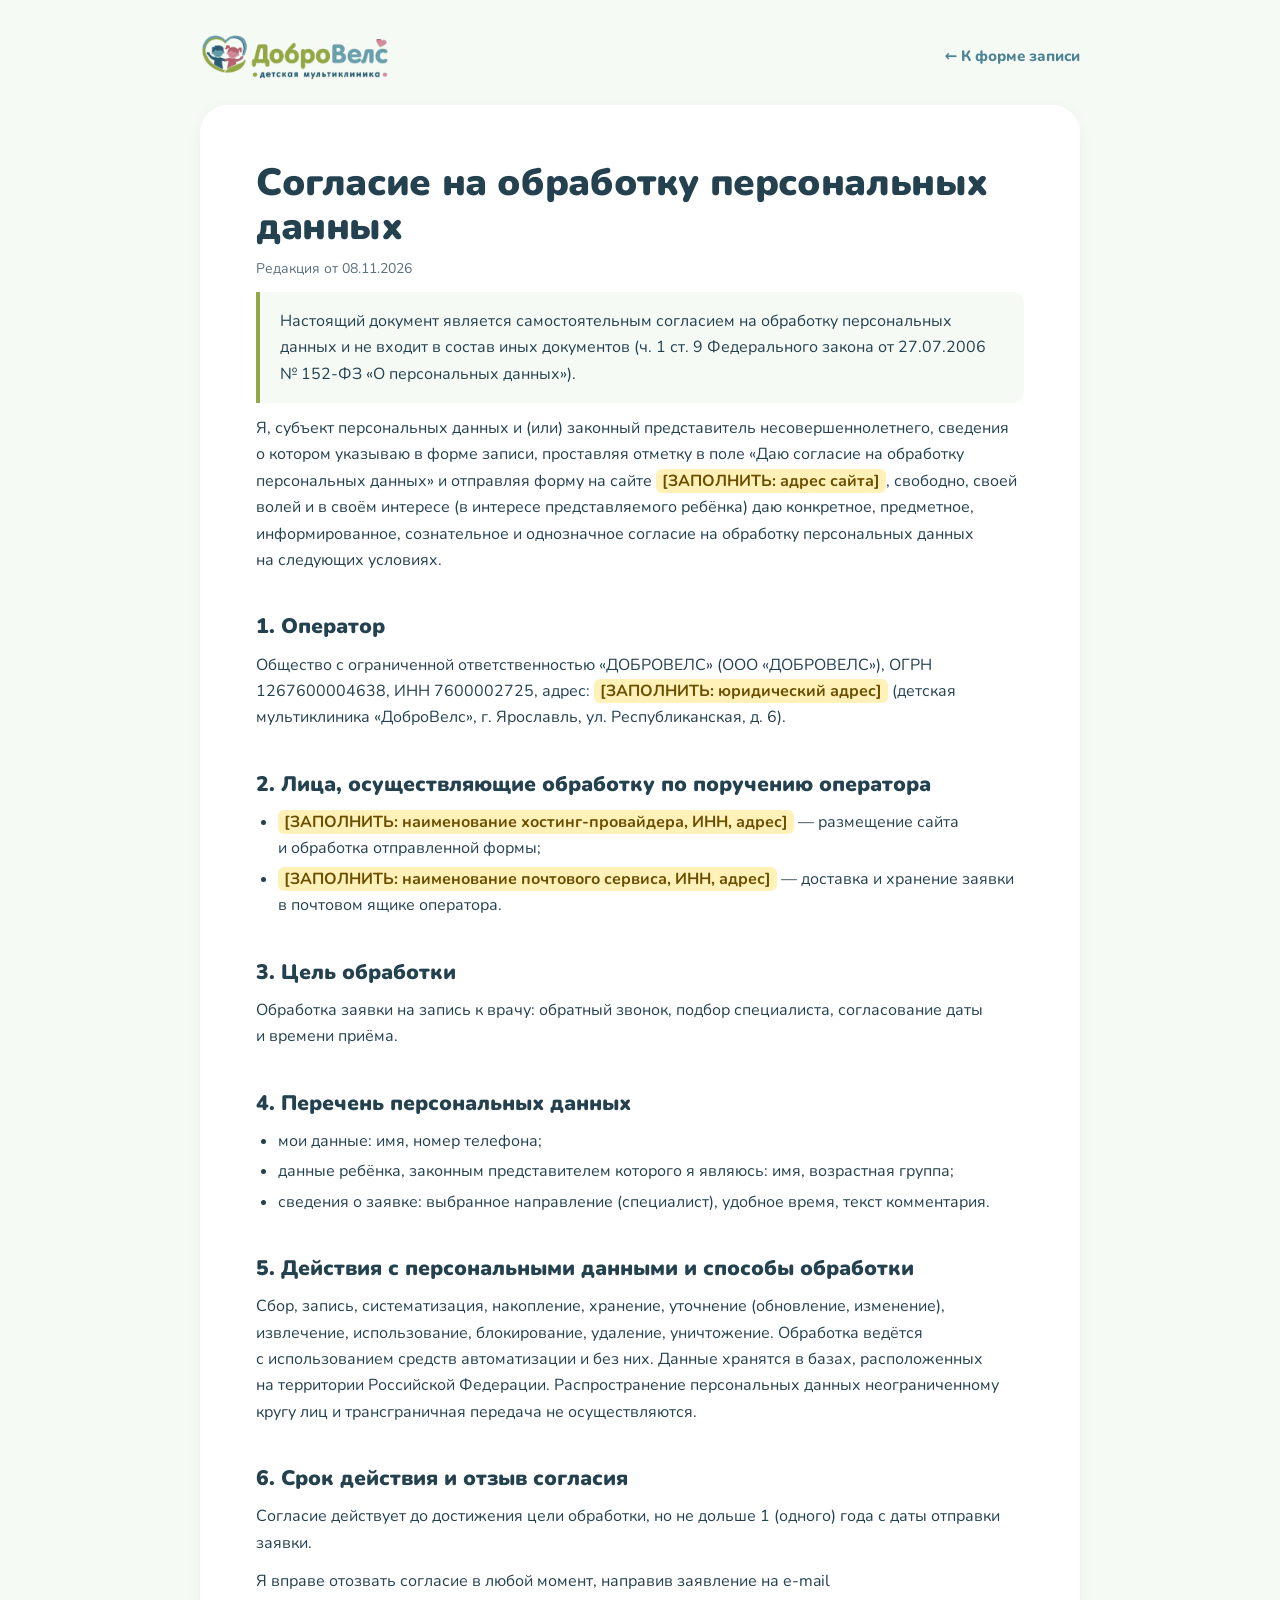
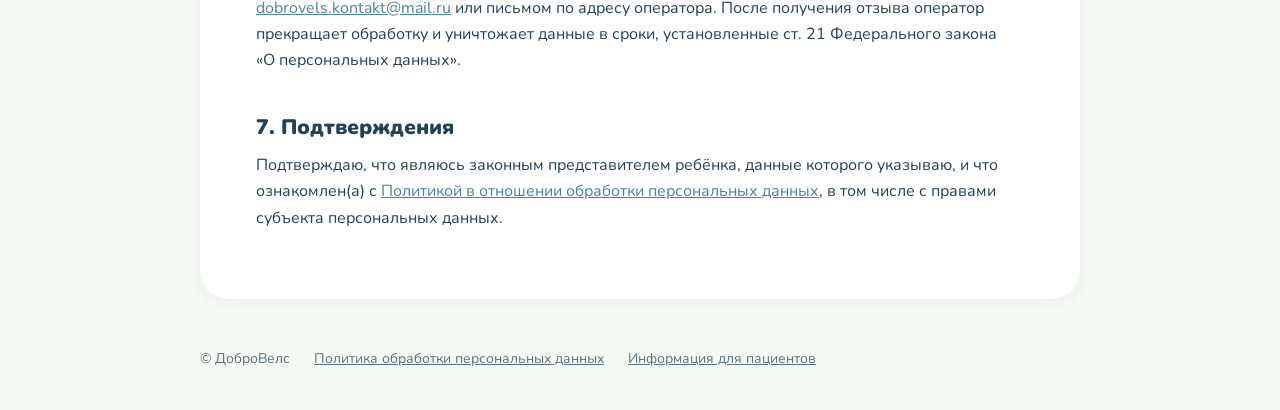
<file: consent.html>
<!DOCTYPE html>
<html lang="ru">
<head>
  <meta charset="utf-8">
  <meta name="viewport" content="width=device-width, initial-scale=1">
  <meta name="robots" content="noindex, nofollow">
  <title>Согласие на обработку персональных данных — ДоброВелс</title>
  <link rel="icon" href="assets/favicon.png" type="image/png">
  <link rel="stylesheet" href="css/fonts.css">
  <link rel="stylesheet" href="css/document.css">
</head>
<body>
  <header class="doc-header">
    <a class="doc-header__logo" href="index.html"><img src="assets/logo.png" alt="ДоброВелс — детская мультиклиника" width="246" height="64"></a>
    <a class="doc-header__back" href="index.html#booking">← К форме записи</a>
  </header>

  <main class="doc">
    <h1>Согласие на&nbsp;обработку персональных данных</h1>
    <p class="doc__meta">Редакция от&nbsp;08.11.2026</p>

    <p class="doc__note">Настоящий документ является самостоятельным согласием на&nbsp;обработку персональных данных и&nbsp;не&nbsp;входит в&nbsp;состав иных документов (ч.&nbsp;1 ст.&nbsp;9 Федерального закона от&nbsp;27.07.2006 №&nbsp;152-ФЗ «О&nbsp;персональных данных»).</p>

    <p>Я, субъект персональных данных и&nbsp;(или) законный представитель несовершеннолетнего, сведения о&nbsp;котором указываю в&nbsp;форме записи, проставляя отметку в&nbsp;поле «Даю согласие на&nbsp;обработку персональных данных» и&nbsp;отправляя форму на&nbsp;сайте <span class="fill">[ЗАПОЛНИТЬ: адрес сайта]</span>, свободно, своей волей и&nbsp;в&nbsp;своём интересе (в&nbsp;интересе представляемого ребёнка) даю конкретное, предметное, информированное, сознательное и&nbsp;однозначное согласие на&nbsp;обработку персональных данных на&nbsp;следующих условиях.</p>

    <h2>1. Оператор</h2>
    <p>Общество с&nbsp;ограниченной ответственностью «ДОБРОВЕЛС» (ООО «ДОБРОВЕЛС»), ОГРН 1267600004638, ИНН 7600002725, адрес: <span class="fill">[ЗАПОЛНИТЬ: юридический адрес]</span> (детская мультиклиника «ДоброВелс», г.&nbsp;Ярославль, ул.&nbsp;Республиканская, д.&nbsp;6).</p>

    <h2>2. Лица, осуществляющие обработку по&nbsp;поручению оператора</h2>
    <ul>
      <li><span class="fill">[ЗАПОЛНИТЬ: наименование хостинг-провайдера, ИНН, адрес]</span>&nbsp;— размещение сайта и&nbsp;обработка отправленной формы;</li>
      <li><span class="fill">[ЗАПОЛНИТЬ: наименование почтового сервиса, ИНН, адрес]</span>&nbsp;— доставка и&nbsp;хранение заявки в&nbsp;почтовом ящике оператора.</li>
    </ul>

    <h2>3. Цель обработки</h2>
    <p>Обработка заявки на&nbsp;запись к&nbsp;врачу: обратный звонок, подбор специалиста, согласование даты и&nbsp;времени приёма.</p>

    <h2>4. Перечень персональных данных</h2>
    <ul>
      <li>мои данные: имя, номер телефона;</li>
      <li>данные ребёнка, законным представителем которого я&nbsp;являюсь: имя, возрастная группа;</li>
      <li>сведения о&nbsp;заявке: выбранное направление (специалист), удобное время, текст комментария.</li>
    </ul>

    <h2>5. Действия с&nbsp;персональными данными и&nbsp;способы обработки</h2>
    <p>Сбор, запись, систематизация, накопление, хранение, уточнение (обновление, изменение), извлечение, использование, блокирование, удаление, уничтожение. Обработка ведётся с&nbsp;использованием средств автоматизации и&nbsp;без них. Данные хранятся в&nbsp;базах, расположенных на&nbsp;территории Российской Федерации. Распространение персональных данных неограниченному кругу лиц и&nbsp;трансграничная передача не&nbsp;осуществляются.</p>

    <h2>6. Срок действия и&nbsp;отзыв согласия</h2>
    <p>Согласие действует до&nbsp;достижения цели обработки, но&nbsp;не&nbsp;дольше 1&nbsp;(одного) года с&nbsp;даты отправки заявки.</p>
    <p>Я&nbsp;вправе отозвать согласие в&nbsp;любой момент, направив заявление на&nbsp;e-mail <a href="mailto:dobrovels.kontakt@mail.ru">dobrovels.kontakt@mail.ru</a> или письмом по&nbsp;адресу оператора. После получения отзыва оператор прекращает обработку и&nbsp;уничтожает данные в&nbsp;сроки, установленные ст.&nbsp;21 Федерального закона «О&nbsp;персональных данных».</p>

    <h2>7. Подтверждения</h2>
    <p>Подтверждаю, что являюсь законным представителем ребёнка, данные которого указываю, и&nbsp;что ознакомлен(а) с&nbsp;<a href="privacy.html">Политикой в&nbsp;отношении обработки персональных данных</a>, в&nbsp;том числе с&nbsp;правами субъекта персональных данных.</p>
  </main>

  <footer class="doc-footer">
    <span>© ДоброВелс</span>
    <a href="privacy.html">Политика обработки персональных данных</a>
    <a href="patients.html">Информация для пациентов</a>
  </footer>
</body>
</html>
</file>
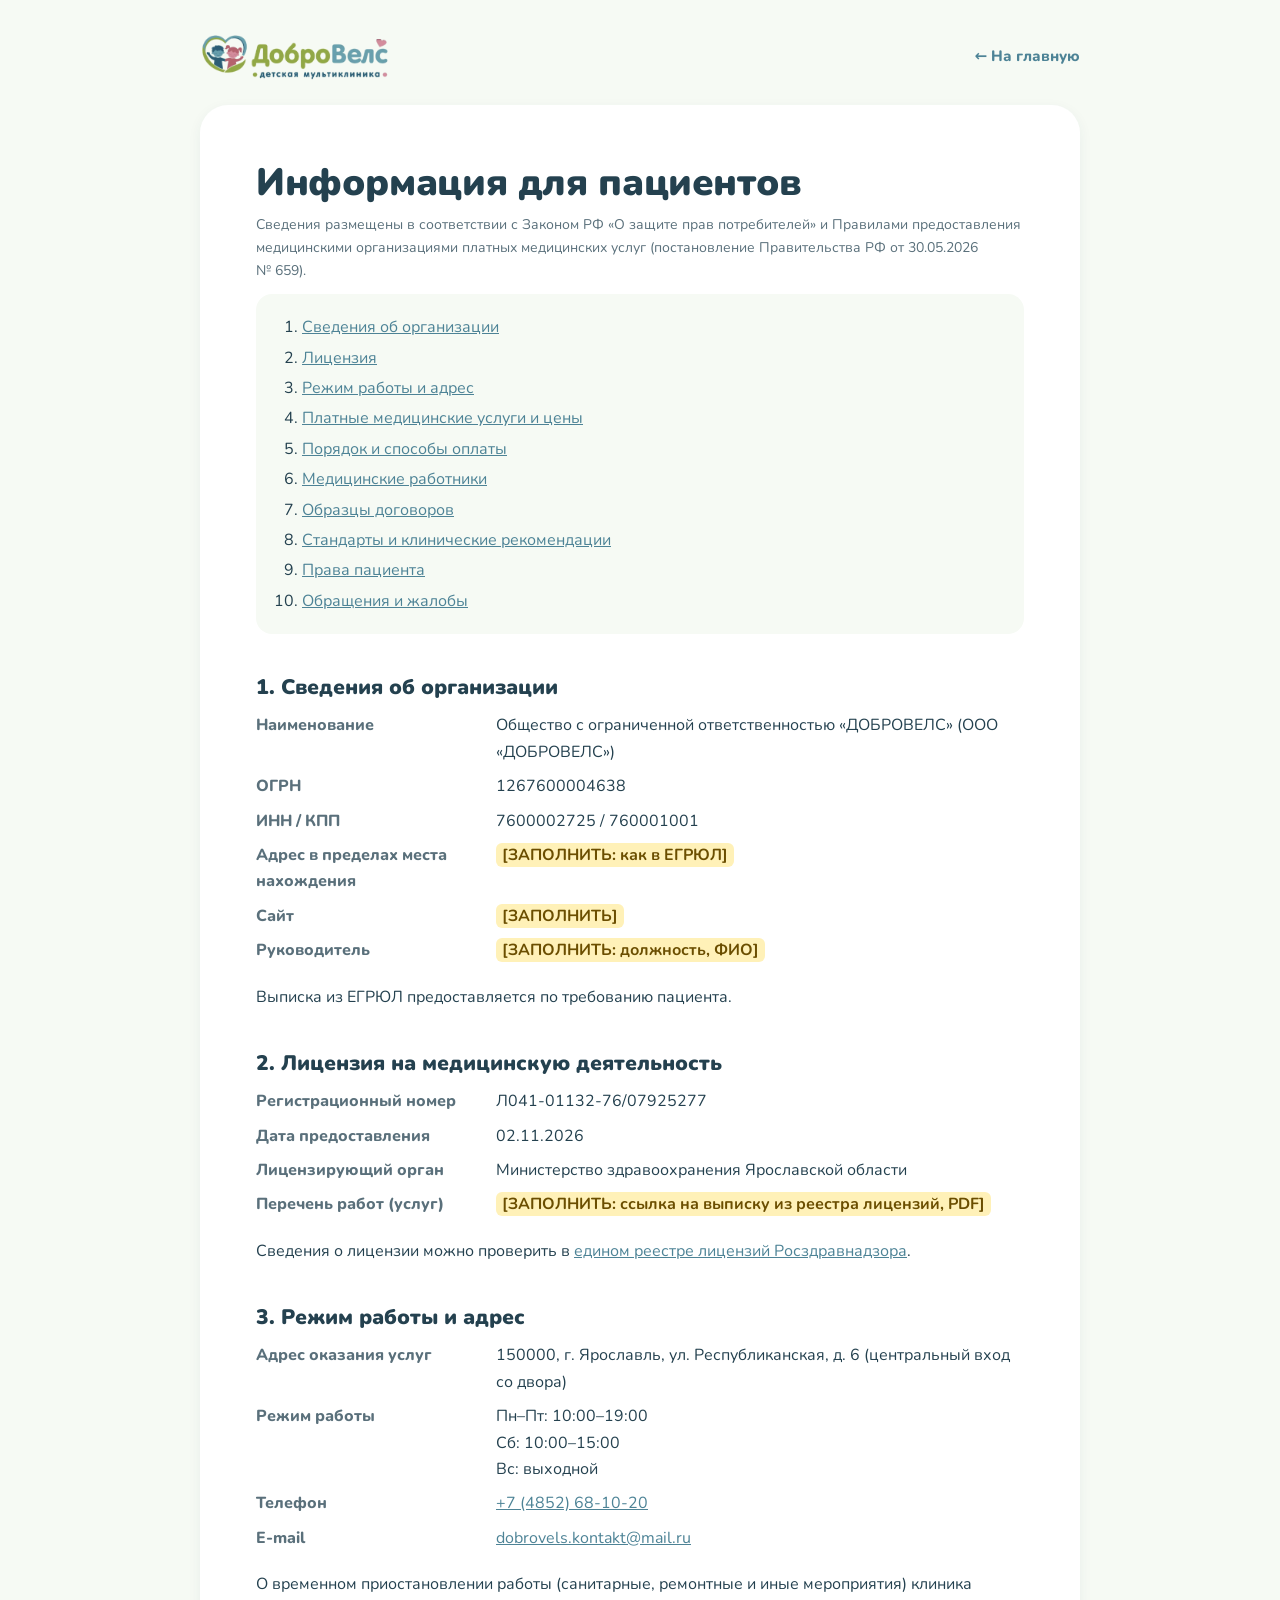
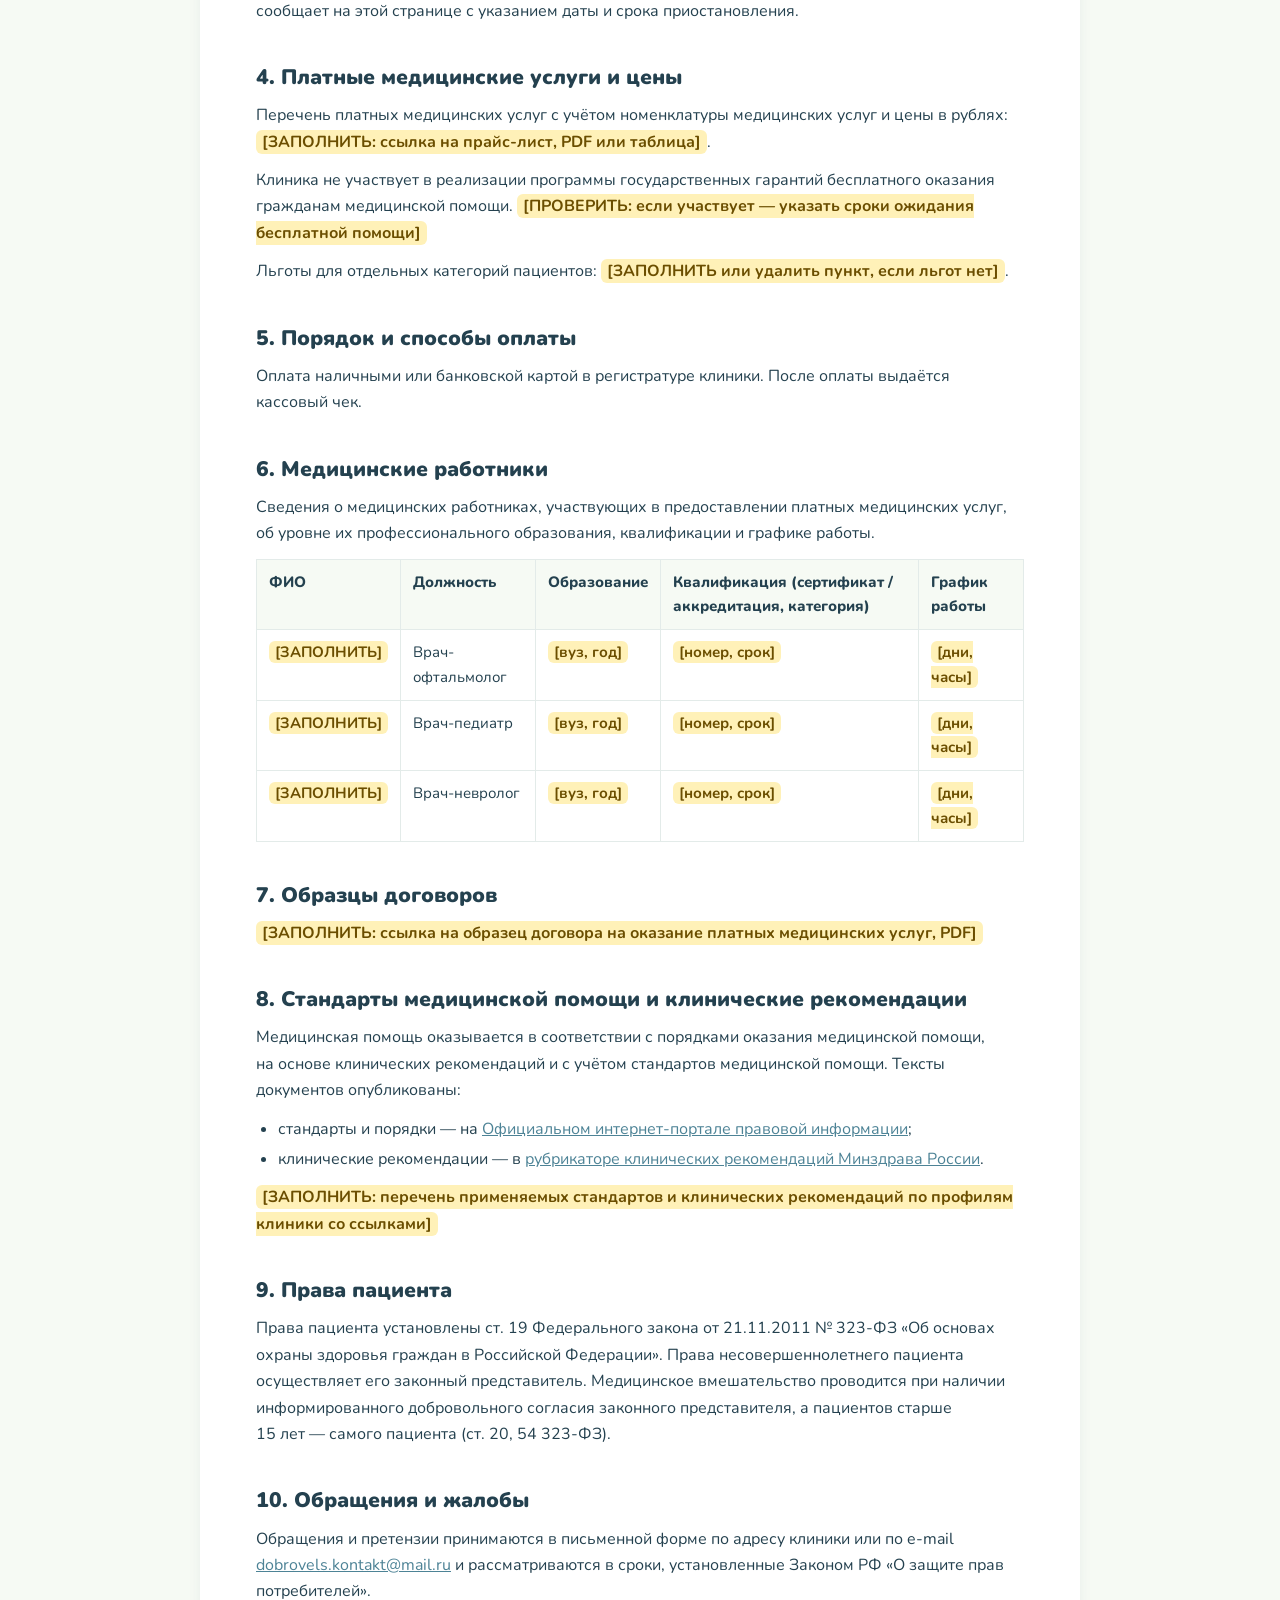
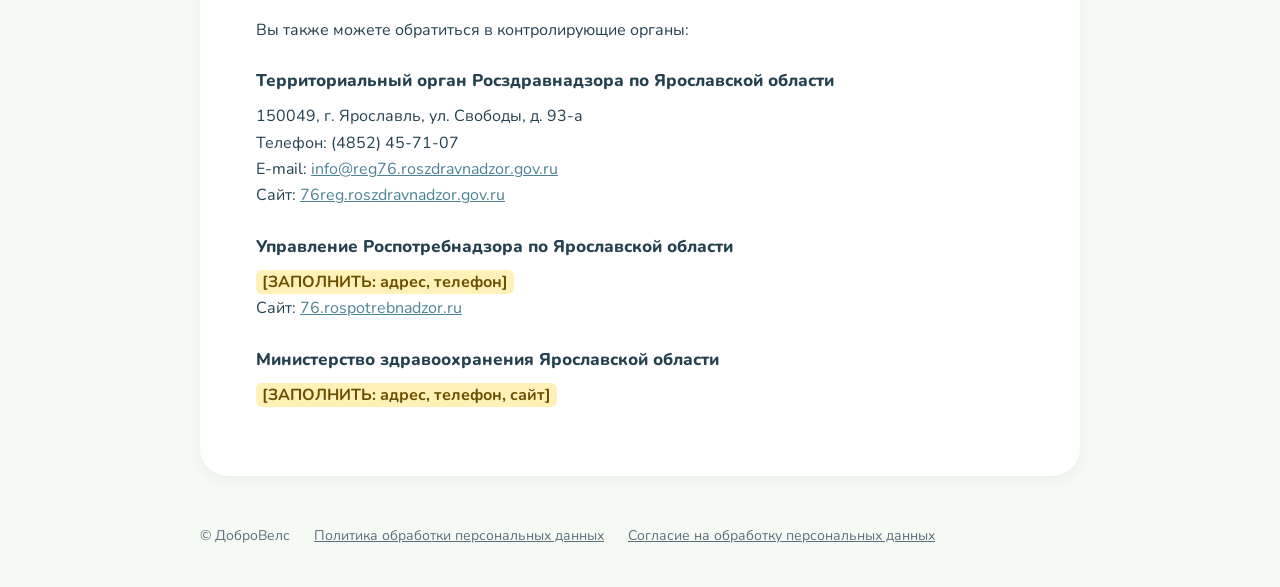
<file: patients.html>
<!DOCTYPE html>
<html lang="ru">
<head>
  <meta charset="utf-8">
  <meta name="viewport" content="width=device-width, initial-scale=1">
  <meta name="robots" content="noindex, nofollow">
  <title>Информация для пациентов — ДоброВелс</title>
  <meta name="description" content="Сведения о детской мультиклинике «ДоброВелс»: реквизиты, лицензия, цены, врачи, образцы договоров, порядок обращений.">
  <link rel="icon" href="assets/favicon.png" type="image/png">
  <link rel="stylesheet" href="css/fonts.css">
  <link rel="stylesheet" href="css/document.css">
</head>
<body>
  <header class="doc-header">
    <a class="doc-header__logo" href="index.html"><img src="assets/logo.png" alt="ДоброВелс — детская мультиклиника" width="246" height="64"></a>
    <a class="doc-header__back" href="index.html">← На главную</a>
  </header>

  <main class="doc">
    <h1>Информация для пациентов</h1>
    <p class="doc__meta">Сведения размещены в&nbsp;соответствии с&nbsp;Законом РФ «О&nbsp;защите прав потребителей» и&nbsp;Правилами предоставления медицинскими организациями платных медицинских услуг (постановление Правительства РФ от&nbsp;30.05.2026 №&nbsp;659).</p>

    <nav class="doc__toc" aria-label="Содержание">
      <ol>
        <li><a href="#organization">Сведения об&nbsp;организации</a></li>
        <li><a href="#license">Лицензия</a></li>
        <li><a href="#schedule">Режим работы и&nbsp;адрес</a></li>
        <li><a href="#prices">Платные медицинские услуги и&nbsp;цены</a></li>
        <li><a href="#payment">Порядок и&nbsp;способы оплаты</a></li>
        <li><a href="#doctors">Медицинские работники</a></li>
        <li><a href="#contracts">Образцы договоров</a></li>
        <li><a href="#standards">Стандарты и&nbsp;клинические рекомендации</a></li>
        <li><a href="#rights">Права пациента</a></li>
        <li><a href="#complaints">Обращения и&nbsp;жалобы</a></li>
      </ol>
    </nav>

    <h2 id="organization">1. Сведения об&nbsp;организации</h2>
    <dl>
      <dt>Наименование</dt>
      <dd>Общество с&nbsp;ограниченной ответственностью «ДОБРОВЕЛС» (ООО «ДОБРОВЕЛС»)</dd>
      <dt>ОГРН</dt>
      <dd>1267600004638</dd>
      <dt>ИНН / КПП</dt>
      <dd>7600002725 / 760001001</dd>
      <dt>Адрес в&nbsp;пределах места нахождения</dt>
      <dd><span class="fill">[ЗАПОЛНИТЬ: как в&nbsp;ЕГРЮЛ]</span></dd>
      <dt>Сайт</dt>
      <dd><span class="fill">[ЗАПОЛНИТЬ]</span></dd>
      <dt>Руководитель</dt>
      <dd><span class="fill">[ЗАПОЛНИТЬ: должность, ФИО]</span></dd>
    </dl>
    <p>Выписка из&nbsp;ЕГРЮЛ предоставляется по&nbsp;требованию пациента.</p>

    <h2 id="license">2. Лицензия на&nbsp;медицинскую деятельность</h2>
    <dl>
      <dt>Регистрационный номер</dt>
      <dd>Л041-01132-76/07925277</dd>
      <dt>Дата предоставления</dt>
      <dd>02.11.2026</dd>
      <dt>Лицензирующий орган</dt>
      <dd>Министерство здравоохранения Ярославской области</dd>
      <dt>Перечень работ (услуг)</dt>
      <dd><span class="fill">[ЗАПОЛНИТЬ: ссылка на&nbsp;выписку из&nbsp;реестра лицензий, PDF]</span></dd>
    </dl>
    <p>Сведения о&nbsp;лицензии можно проверить в&nbsp;<a href="https://roszdravnadzor.gov.ru/services/licenses" target="_blank" rel="noopener">едином реестре лицензий Росздравнадзора</a>.</p>

    <h2 id="schedule">3. Режим работы и&nbsp;адрес</h2>
    <dl>
      <dt>Адрес оказания услуг</dt>
      <dd>150000, г.&nbsp;Ярославль, ул.&nbsp;Республиканская, д.&nbsp;6 (центральный вход со&nbsp;двора)</dd>
      <dt>Режим работы</dt>
      <dd>Пн–Пт: 10:00–19:00<br>Сб: 10:00–15:00<br>Вс: выходной</dd>
      <dt>Телефон</dt>
      <dd><a href="tel:+74852681020">+7 (4852) 68-10-20</a></dd>
      <dt>E-mail</dt>
      <dd><a href="mailto:dobrovels.kontakt@mail.ru">dobrovels.kontakt@mail.ru</a></dd>
    </dl>
    <p>О&nbsp;временном приостановлении работы (санитарные, ремонтные и&nbsp;иные мероприятия) клиника сообщает на&nbsp;этой странице с&nbsp;указанием даты и&nbsp;срока приостановления.</p>

    <h2 id="prices">4. Платные медицинские услуги и&nbsp;цены</h2>
    <p>Перечень платных медицинских услуг с&nbsp;учётом номенклатуры медицинских услуг и&nbsp;цены в&nbsp;рублях: <span class="fill">[ЗАПОЛНИТЬ: ссылка на&nbsp;прайс-лист, PDF или таблица]</span>.</p>
    <p>Клиника не&nbsp;участвует в&nbsp;реализации программы государственных гарантий бесплатного оказания гражданам медицинской помощи. <span class="fill">[ПРОВЕРИТЬ: если участвует&nbsp;— указать сроки ожидания бесплатной помощи]</span></p>
    <p>Льготы для отдельных категорий пациентов: <span class="fill">[ЗАПОЛНИТЬ или удалить пункт, если льгот нет]</span>.</p>

    <h2 id="payment">5. Порядок и&nbsp;способы оплаты</h2>
    <p>Оплата наличными или банковской картой в&nbsp;регистратуре клиники. После оплаты выдаётся кассовый чек.</p>

    <h2 id="doctors">6. Медицинские работники</h2>
    <p>Сведения о&nbsp;медицинских работниках, участвующих в&nbsp;предоставлении платных медицинских услуг, об&nbsp;уровне их&nbsp;профессионального образования, квалификации и&nbsp;графике работы.</p>
    <table>
      <thead>
        <tr>
          <th>ФИО</th>
          <th>Должность</th>
          <th>Образование</th>
          <th>Квалификация (сертификат / аккредитация, категория)</th>
          <th>График работы</th>
        </tr>
      </thead>
      <tbody>
        <tr>
          <td><span class="fill">[ЗАПОЛНИТЬ]</span></td>
          <td>Врач-офтальмолог</td>
          <td><span class="fill">[вуз, год]</span></td>
          <td><span class="fill">[номер, срок]</span></td>
          <td><span class="fill">[дни, часы]</span></td>
        </tr>
        <tr>
          <td><span class="fill">[ЗАПОЛНИТЬ]</span></td>
          <td>Врач-педиатр</td>
          <td><span class="fill">[вуз, год]</span></td>
          <td><span class="fill">[номер, срок]</span></td>
          <td><span class="fill">[дни, часы]</span></td>
        </tr>
        <tr>
          <td><span class="fill">[ЗАПОЛНИТЬ]</span></td>
          <td>Врач-невролог</td>
          <td><span class="fill">[вуз, год]</span></td>
          <td><span class="fill">[номер, срок]</span></td>
          <td><span class="fill">[дни, часы]</span></td>
        </tr>
      </tbody>
    </table>

    <h2 id="contracts">7. Образцы договоров</h2>
    <p><span class="fill">[ЗАПОЛНИТЬ: ссылка на&nbsp;образец договора на&nbsp;оказание платных медицинских услуг, PDF]</span></p>

    <h2 id="standards">8. Стандарты медицинской помощи и&nbsp;клинические рекомендации</h2>
    <p>Медицинская помощь оказывается в&nbsp;соответствии с&nbsp;порядками оказания медицинской помощи, на&nbsp;основе клинических рекомендаций и&nbsp;с&nbsp;учётом стандартов медицинской помощи. Тексты документов опубликованы:</p>
    <ul>
      <li>стандарты и&nbsp;порядки&nbsp;— на&nbsp;<a href="http://pravo.gov.ru" target="_blank" rel="noopener">Официальном интернет-портале правовой информации</a>;</li>
      <li>клинические рекомендации&nbsp;— в&nbsp;<a href="https://cr.minzdrav.gov.ru" target="_blank" rel="noopener">рубрикаторе клинических рекомендаций Минздрава России</a>.</li>
    </ul>
    <p><span class="fill">[ЗАПОЛНИТЬ: перечень применяемых стандартов и&nbsp;клинических рекомендаций по&nbsp;профилям клиники со&nbsp;ссылками]</span></p>

    <h2 id="rights">9. Права пациента</h2>
    <p>Права пациента установлены ст.&nbsp;19 Федерального закона от&nbsp;21.11.2011 №&nbsp;323-ФЗ «Об&nbsp;основах охраны здоровья граждан в&nbsp;Российской Федерации». Права несовершеннолетнего пациента осуществляет его законный представитель. Медицинское вмешательство проводится при наличии информированного добровольного согласия законного представителя, а&nbsp;пациентов старше 15&nbsp;лет&nbsp;— самого пациента (ст.&nbsp;20, 54&nbsp;323-ФЗ).</p>

    <h2 id="complaints">10. Обращения и&nbsp;жалобы</h2>
    <p>Обращения и&nbsp;претензии принимаются в&nbsp;письменной форме по&nbsp;адресу клиники или по&nbsp;e-mail <a href="mailto:dobrovels.kontakt@mail.ru">dobrovels.kontakt@mail.ru</a> и&nbsp;рассматриваются в&nbsp;сроки, установленные Законом РФ «О&nbsp;защите прав потребителей».</p>
    <p>Вы также можете обратиться в&nbsp;контролирующие органы:</p>
    <h3>Территориальный орган Росздравнадзора по&nbsp;Ярославской области</h3>
    <p>150049, г.&nbsp;Ярославль, ул.&nbsp;Свободы, д.&nbsp;93-а<br>
      Телефон: (4852) 45-71-07<br>
      E-mail: <a href="mailto:info@reg76.roszdravnadzor.gov.ru">info@reg76.roszdravnadzor.gov.ru</a><br>
      Сайт: <a href="https://76reg.roszdravnadzor.gov.ru" target="_blank" rel="noopener">76reg.roszdravnadzor.gov.ru</a></p>
    <h3>Управление Роспотребнадзора по&nbsp;Ярославской области</h3>
    <p><span class="fill">[ЗАПОЛНИТЬ: адрес, телефон]</span><br>
      Сайт: <a href="https://76.rospotrebnadzor.ru" target="_blank" rel="noopener">76.rospotrebnadzor.ru</a></p>
    <h3>Министерство здравоохранения Ярославской области</h3>
    <p><span class="fill">[ЗАПОЛНИТЬ: адрес, телефон, сайт]</span></p>
  </main>

  <footer class="doc-footer">
    <span>© ДоброВелс</span>
    <a href="privacy.html">Политика обработки персональных данных</a>
    <a href="consent.html">Согласие на обработку персональных данных</a>
  </footer>
</body>
</html>
</file>
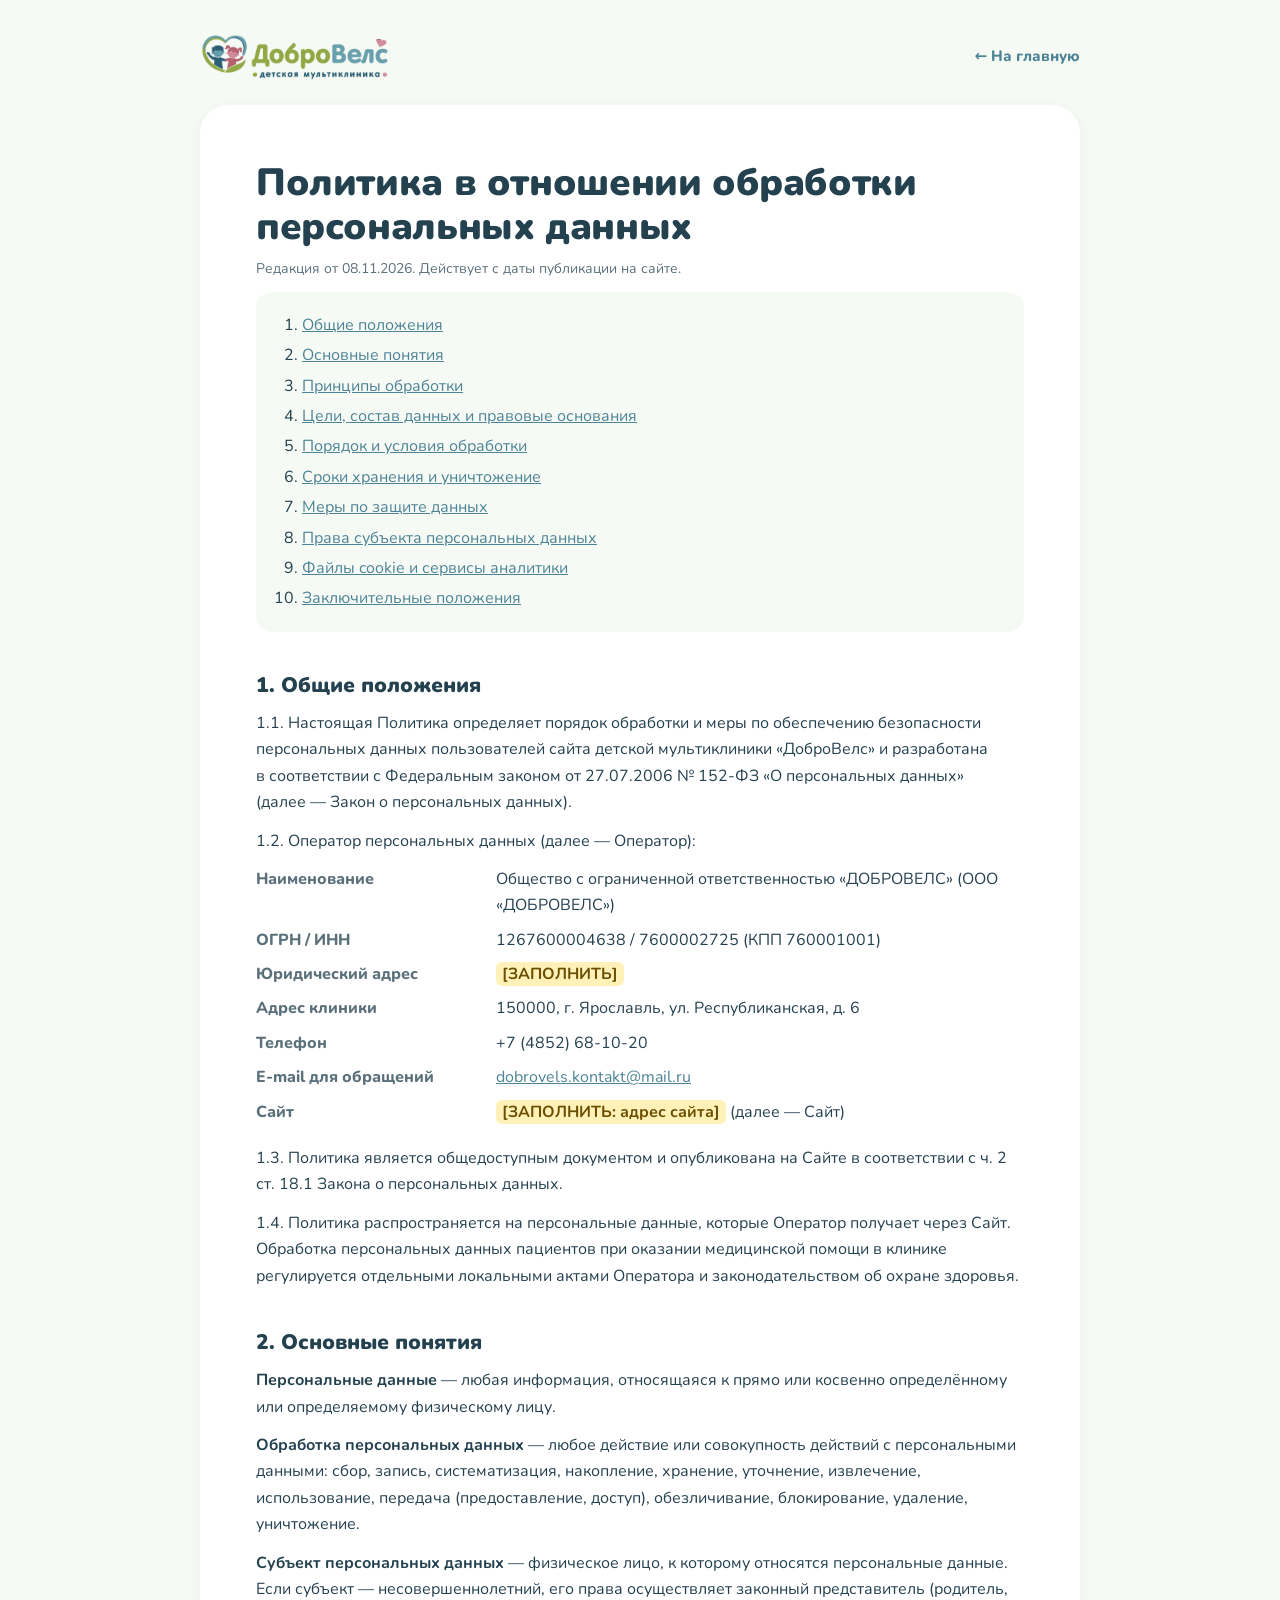
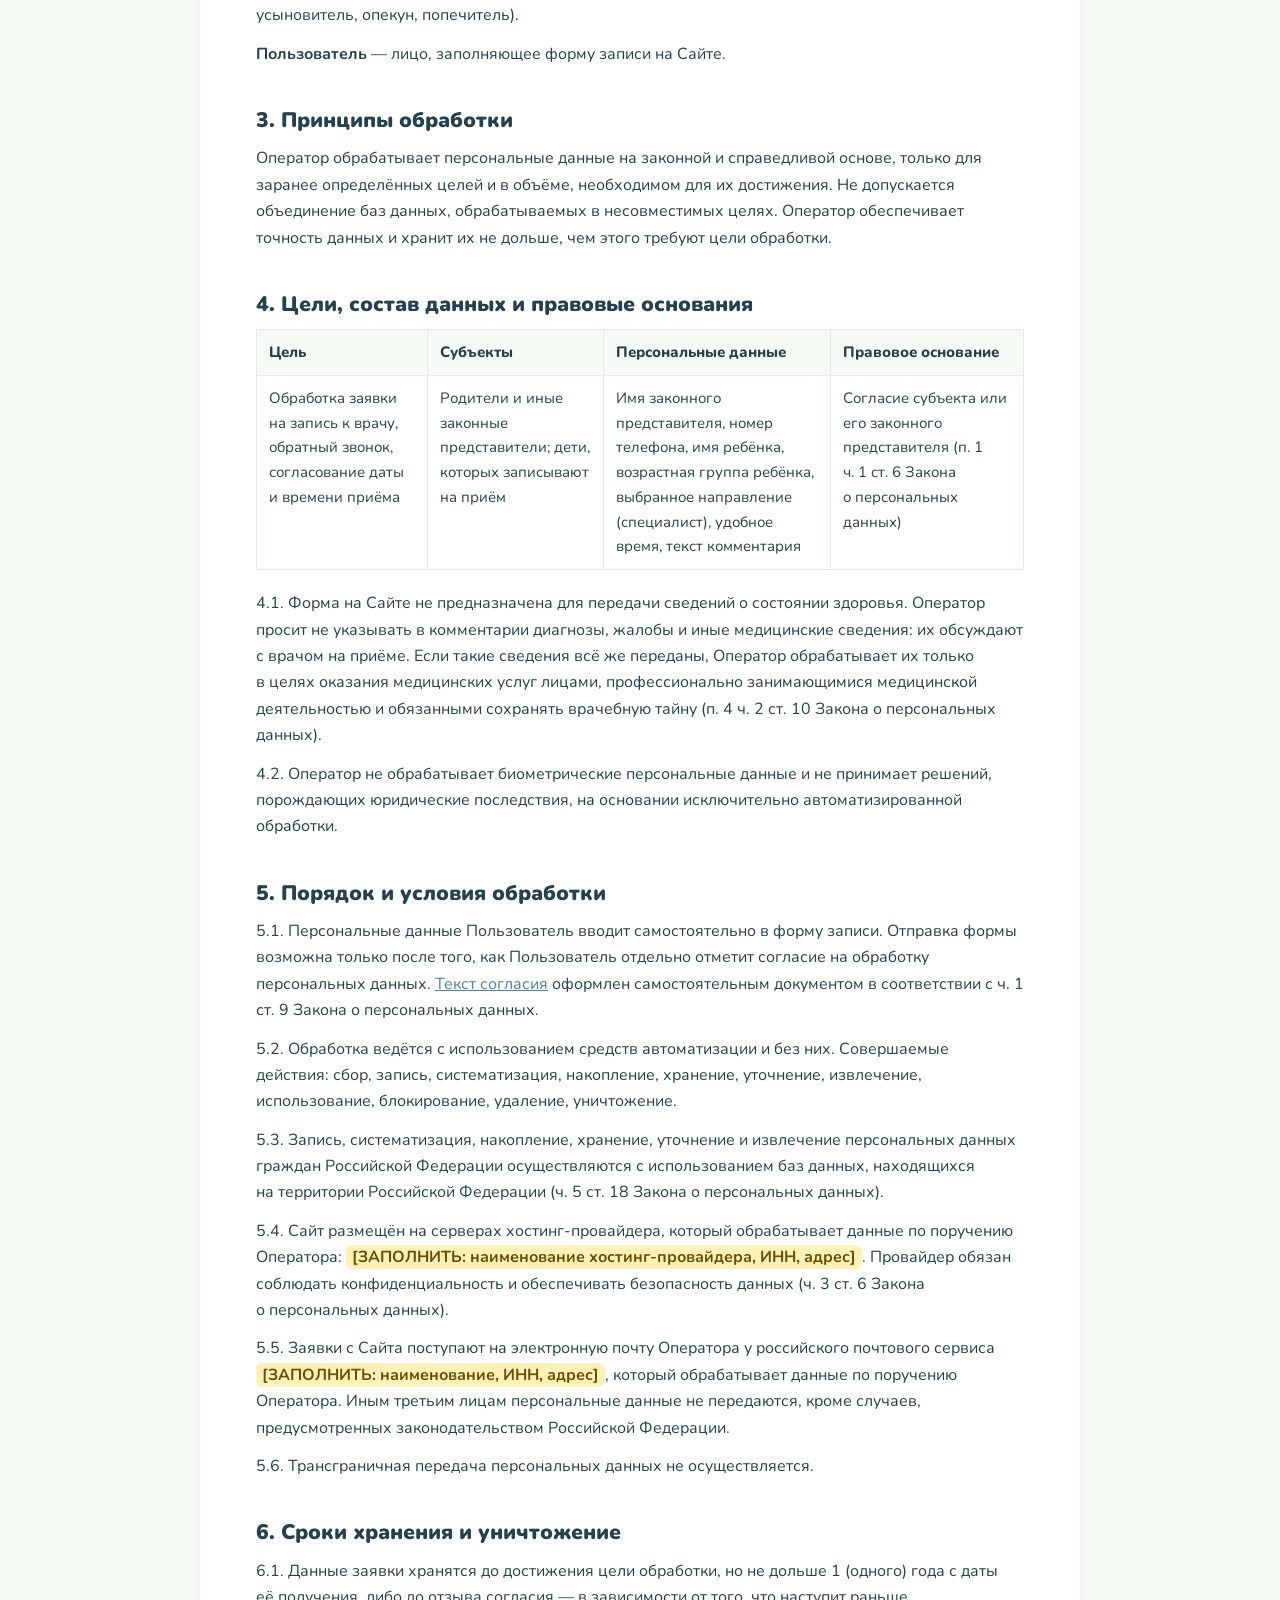
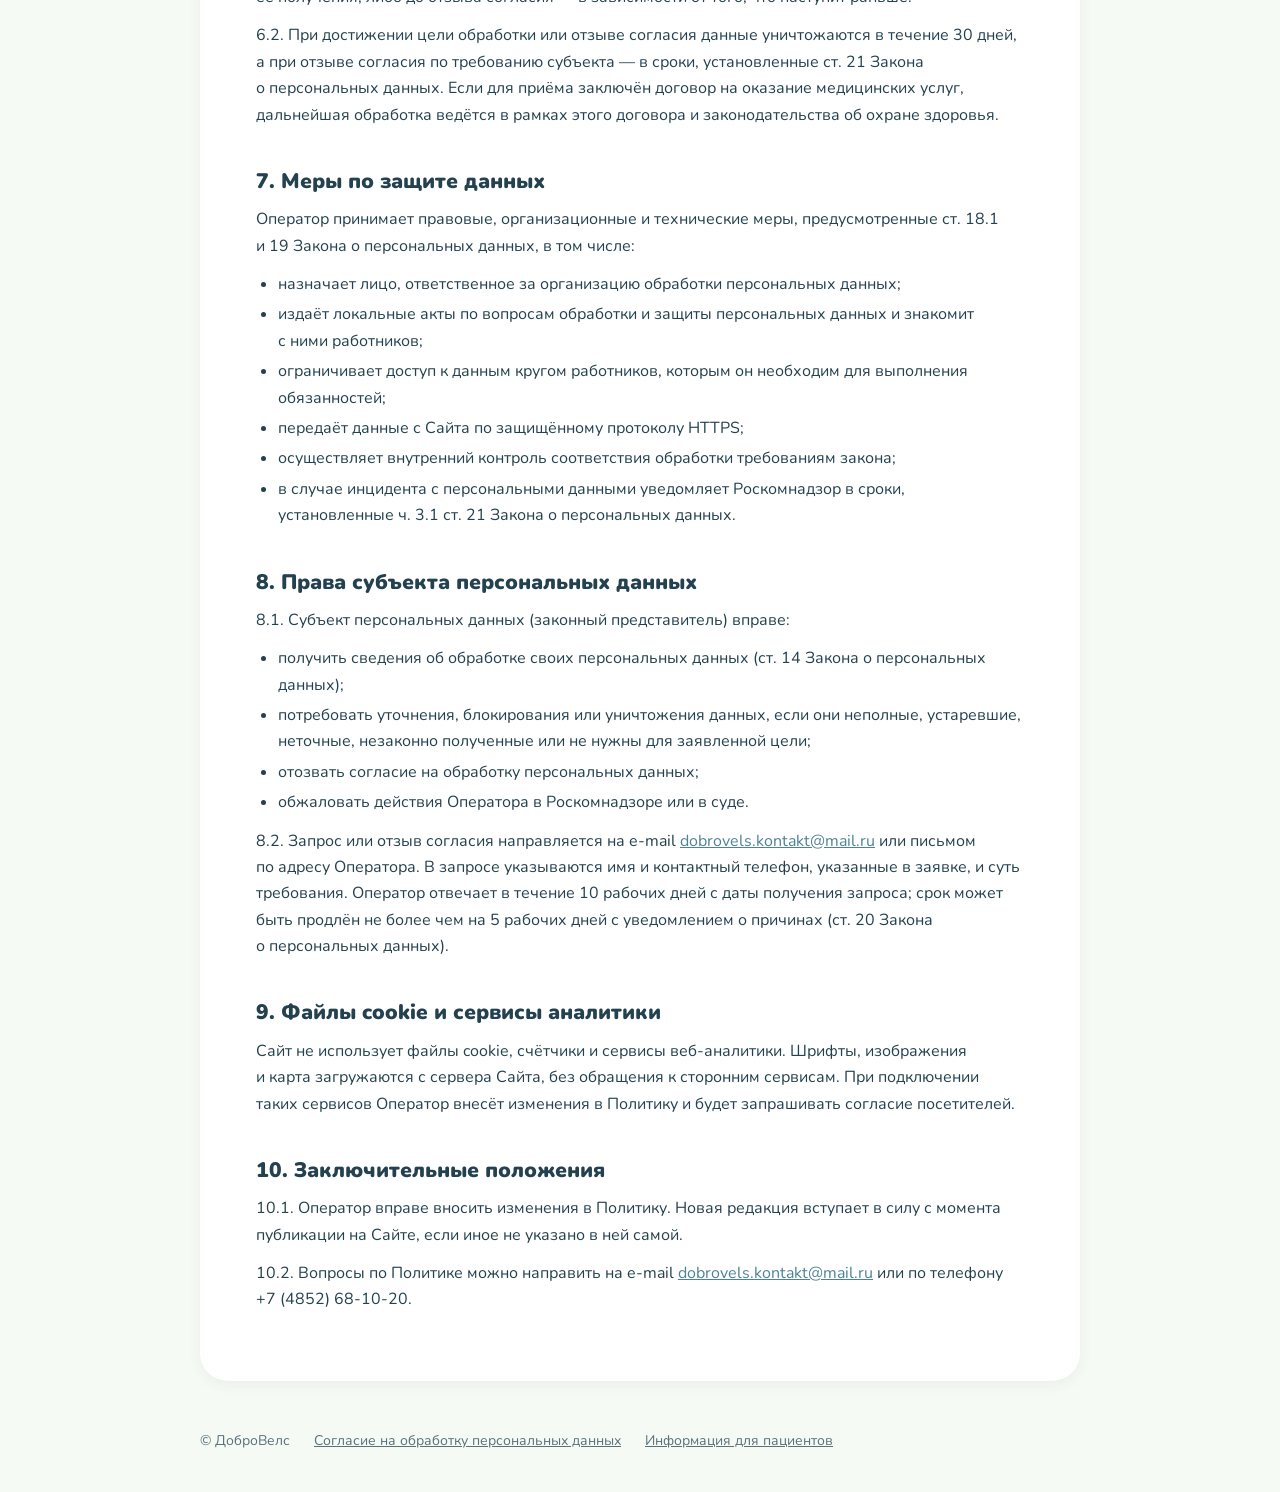
<file: privacy.html>
<!DOCTYPE html>
<html lang="ru">
<head>
  <meta charset="utf-8">
  <meta name="viewport" content="width=device-width, initial-scale=1">
  <meta name="robots" content="noindex, nofollow">
  <title>Политика обработки персональных данных — ДоброВелс</title>
  <link rel="icon" href="assets/favicon.png" type="image/png">
  <link rel="stylesheet" href="css/fonts.css">
  <link rel="stylesheet" href="css/document.css">
</head>
<body>
  <header class="doc-header">
    <a class="doc-header__logo" href="index.html"><img src="assets/logo.png" alt="ДоброВелс — детская мультиклиника" width="246" height="64"></a>
    <a class="doc-header__back" href="index.html">← На главную</a>
  </header>

  <main class="doc">
    <h1>Политика в&nbsp;отношении обработки персональных данных</h1>
    <p class="doc__meta">Редакция от&nbsp;08.11.2026. Действует с&nbsp;даты публикации на&nbsp;сайте.</p>

    <nav class="doc__toc" aria-label="Содержание">
      <ol>
        <li><a href="#general">Общие положения</a></li>
        <li><a href="#terms">Основные понятия</a></li>
        <li><a href="#principles">Принципы обработки</a></li>
        <li><a href="#purposes">Цели, состав данных и правовые основания</a></li>
        <li><a href="#procedure">Порядок и условия обработки</a></li>
        <li><a href="#storage">Сроки хранения и уничтожение</a></li>
        <li><a href="#protection">Меры по защите данных</a></li>
        <li><a href="#rights">Права субъекта персональных данных</a></li>
        <li><a href="#cookies">Файлы cookie и сервисы аналитики</a></li>
        <li><a href="#final">Заключительные положения</a></li>
      </ol>
    </nav>

    <h2 id="general">1. Общие положения</h2>
    <p>1.1. Настоящая Политика определяет порядок обработки и&nbsp;меры по&nbsp;обеспечению безопасности персональных данных пользователей сайта детской мультиклиники «ДоброВелс» и&nbsp;разработана в&nbsp;соответствии с&nbsp;Федеральным законом от&nbsp;27.07.2006 №&nbsp;152-ФЗ «О&nbsp;персональных данных» (далее&nbsp;— Закон о&nbsp;персональных данных).</p>
    <p>1.2. Оператор персональных данных (далее&nbsp;— Оператор):</p>
    <dl>
      <dt>Наименование</dt>
      <dd>Общество с&nbsp;ограниченной ответственностью «ДОБРОВЕЛС» (ООО «ДОБРОВЕЛС»)</dd>
      <dt>ОГРН / ИНН</dt>
      <dd>1267600004638 / 7600002725 (КПП 760001001)</dd>
      <dt>Юридический адрес</dt>
      <dd><span class="fill">[ЗАПОЛНИТЬ]</span></dd>
      <dt>Адрес клиники</dt>
      <dd>150000, г.&nbsp;Ярославль, ул.&nbsp;Республиканская, д.&nbsp;6</dd>
      <dt>Телефон</dt>
      <dd>+7 (4852) 68-10-20</dd>
      <dt>E-mail для обращений</dt>
      <dd><a href="mailto:dobrovels.kontakt@mail.ru">dobrovels.kontakt@mail.ru</a></dd>
      <dt>Сайт</dt>
      <dd><span class="fill">[ЗАПОЛНИТЬ: адрес сайта]</span> (далее&nbsp;— Сайт)</dd>
    </dl>
    <p>1.3. Политика является общедоступным документом и&nbsp;опубликована на&nbsp;Сайте в&nbsp;соответствии с&nbsp;ч.&nbsp;2 ст.&nbsp;18.1 Закона о&nbsp;персональных данных.</p>
    <p>1.4. Политика распространяется на&nbsp;персональные данные, которые Оператор получает через Сайт. Обработка персональных данных пациентов при оказании медицинской помощи в&nbsp;клинике регулируется отдельными локальными актами Оператора и&nbsp;законодательством об&nbsp;охране здоровья.</p>

    <h2 id="terms">2. Основные понятия</h2>
    <p><b>Персональные данные</b>&nbsp;— любая информация, относящаяся к&nbsp;прямо или косвенно определённому или определяемому физическому лицу.</p>
    <p><b>Обработка персональных данных</b>&nbsp;— любое действие или совокупность действий с&nbsp;персональными данными: сбор, запись, систематизация, накопление, хранение, уточнение, извлечение, использование, передача (предоставление, доступ), обезличивание, блокирование, удаление, уничтожение.</p>
    <p><b>Субъект персональных данных</b>&nbsp;— физическое лицо, к&nbsp;которому относятся персональные данные. Если субъект&nbsp;— несовершеннолетний, его права осуществляет законный представитель (родитель, усыновитель, опекун, попечитель).</p>
    <p><b>Пользователь</b>&nbsp;— лицо, заполняющее форму записи на&nbsp;Сайте.</p>

    <h2 id="principles">3. Принципы обработки</h2>
    <p>Оператор обрабатывает персональные данные на&nbsp;законной и&nbsp;справедливой основе, только для заранее определённых целей и&nbsp;в&nbsp;объёме, необходимом для их&nbsp;достижения. Не&nbsp;допускается объединение баз данных, обрабатываемых в&nbsp;несовместимых целях. Оператор обеспечивает точность данных и&nbsp;хранит их не&nbsp;дольше, чем этого требуют цели обработки.</p>

    <h2 id="purposes">4. Цели, состав данных и&nbsp;правовые основания</h2>
    <table>
      <thead>
        <tr>
          <th>Цель</th>
          <th>Субъекты</th>
          <th>Персональные данные</th>
          <th>Правовое основание</th>
        </tr>
      </thead>
      <tbody>
        <tr>
          <td>Обработка заявки на&nbsp;запись к&nbsp;врачу, обратный звонок, согласование даты и&nbsp;времени приёма</td>
          <td>Родители и&nbsp;иные законные представители; дети, которых записывают на&nbsp;приём</td>
          <td>Имя законного представителя, номер телефона, имя ребёнка, возрастная группа ребёнка, выбранное направление (специалист), удобное время, текст комментария</td>
          <td>Согласие субъекта или его законного представителя (п.&nbsp;1 ч.&nbsp;1 ст.&nbsp;6 Закона о&nbsp;персональных данных)</td>
        </tr>
      </tbody>
    </table>
    <p>4.1. Форма на&nbsp;Сайте не&nbsp;предназначена для передачи сведений о&nbsp;состоянии здоровья. Оператор просит не&nbsp;указывать в&nbsp;комментарии диагнозы, жалобы и&nbsp;иные медицинские сведения: их&nbsp;обсуждают с&nbsp;врачом на&nbsp;приёме. Если такие сведения всё же переданы, Оператор обрабатывает их&nbsp;только в&nbsp;целях оказания медицинских услуг лицами, профессионально занимающимися медицинской деятельностью и&nbsp;обязанными сохранять врачебную тайну (п.&nbsp;4 ч.&nbsp;2 ст.&nbsp;10 Закона о&nbsp;персональных данных).</p>
    <p>4.2. Оператор не&nbsp;обрабатывает биометрические персональные данные и&nbsp;не&nbsp;принимает решений, порождающих юридические последствия, на&nbsp;основании исключительно автоматизированной обработки.</p>

    <h2 id="procedure">5. Порядок и&nbsp;условия обработки</h2>
    <p>5.1. Персональные данные Пользователь вводит самостоятельно в&nbsp;форму записи. Отправка формы возможна только после того, как Пользователь отдельно отметит согласие на&nbsp;обработку персональных данных. <a href="consent.html">Текст согласия</a> оформлен самостоятельным документом в&nbsp;соответствии с&nbsp;ч.&nbsp;1 ст.&nbsp;9 Закона о&nbsp;персональных данных.</p>
    <p>5.2. Обработка ведётся с&nbsp;использованием средств автоматизации и&nbsp;без них. Совершаемые действия: сбор, запись, систематизация, накопление, хранение, уточнение, извлечение, использование, блокирование, удаление, уничтожение.</p>
    <p>5.3. Запись, систематизация, накопление, хранение, уточнение и&nbsp;извлечение персональных данных граждан Российской Федерации осуществляются с&nbsp;использованием баз данных, находящихся на&nbsp;территории Российской Федерации (ч.&nbsp;5 ст.&nbsp;18 Закона о&nbsp;персональных данных).</p>
    <p>5.4. Сайт размещён на&nbsp;серверах хостинг-провайдера, который обрабатывает данные по&nbsp;поручению Оператора: <span class="fill">[ЗАПОЛНИТЬ: наименование хостинг-провайдера, ИНН, адрес]</span>. Провайдер обязан соблюдать конфиденциальность и&nbsp;обеспечивать безопасность данных (ч.&nbsp;3 ст.&nbsp;6 Закона о&nbsp;персональных данных).</p>
    <p>5.5. Заявки с&nbsp;Сайта поступают на&nbsp;электронную почту Оператора у&nbsp;российского почтового сервиса <span class="fill">[ЗАПОЛНИТЬ: наименование, ИНН, адрес]</span>, который обрабатывает данные по&nbsp;поручению Оператора. Иным третьим лицам персональные данные не&nbsp;передаются, кроме случаев, предусмотренных законодательством Российской Федерации.</p>
    <p>5.6. Трансграничная передача персональных данных не&nbsp;осуществляется.</p>

    <h2 id="storage">6. Сроки хранения и&nbsp;уничтожение</h2>
    <p>6.1. Данные заявки хранятся до&nbsp;достижения цели обработки, но&nbsp;не&nbsp;дольше 1&nbsp;(одного) года с&nbsp;даты её&nbsp;получения, либо до&nbsp;отзыва согласия&nbsp;— в&nbsp;зависимости от&nbsp;того, что наступит раньше.</p>
    <p>6.2. При достижении цели обработки или отзыве согласия данные уничтожаются в&nbsp;течение 30&nbsp;дней, а&nbsp;при отзыве согласия по&nbsp;требованию субъекта&nbsp;— в&nbsp;сроки, установленные ст.&nbsp;21 Закона о&nbsp;персональных данных. Если для приёма заключён договор на&nbsp;оказание медицинских услуг, дальнейшая обработка ведётся в&nbsp;рамках этого договора и&nbsp;законодательства об&nbsp;охране здоровья.</p>

    <h2 id="protection">7. Меры по&nbsp;защите данных</h2>
    <p>Оператор принимает правовые, организационные и&nbsp;технические меры, предусмотренные ст.&nbsp;18.1 и&nbsp;19 Закона о&nbsp;персональных данных, в&nbsp;том числе:</p>
    <ul>
      <li>назначает лицо, ответственное за&nbsp;организацию обработки персональных данных;</li>
      <li>издаёт локальные акты по&nbsp;вопросам обработки и&nbsp;защиты персональных данных и&nbsp;знакомит с&nbsp;ними работников;</li>
      <li>ограничивает доступ к&nbsp;данным кругом работников, которым он&nbsp;необходим для выполнения обязанностей;</li>
      <li>передаёт данные с&nbsp;Сайта по&nbsp;защищённому протоколу HTTPS;</li>
      <li>осуществляет внутренний контроль соответствия обработки требованиям закона;</li>
      <li>в&nbsp;случае инцидента с&nbsp;персональными данными уведомляет Роскомнадзор в&nbsp;сроки, установленные ч.&nbsp;3.1 ст.&nbsp;21 Закона о&nbsp;персональных данных.</li>
    </ul>

    <h2 id="rights">8. Права субъекта персональных данных</h2>
    <p>8.1. Субъект персональных данных (законный представитель) вправе:</p>
    <ul>
      <li>получить сведения об&nbsp;обработке своих персональных данных (ст.&nbsp;14 Закона о&nbsp;персональных данных);</li>
      <li>потребовать уточнения, блокирования или уничтожения данных, если они неполные, устаревшие, неточные, незаконно полученные или не&nbsp;нужны для заявленной цели;</li>
      <li>отозвать согласие на&nbsp;обработку персональных данных;</li>
      <li>обжаловать действия Оператора в&nbsp;Роскомнадзоре или в&nbsp;суде.</li>
    </ul>
    <p>8.2. Запрос или отзыв согласия направляется на&nbsp;e-mail <a href="mailto:dobrovels.kontakt@mail.ru">dobrovels.kontakt@mail.ru</a> или письмом по&nbsp;адресу Оператора. В&nbsp;запросе указываются имя и&nbsp;контактный телефон, указанные в&nbsp;заявке, и&nbsp;суть требования. Оператор отвечает в&nbsp;течение 10&nbsp;рабочих дней с&nbsp;даты получения запроса; срок может быть продлён не&nbsp;более чем на&nbsp;5&nbsp;рабочих дней с&nbsp;уведомлением о&nbsp;причинах (ст.&nbsp;20 Закона о&nbsp;персональных данных).</p>

    <h2 id="cookies">9. Файлы cookie и&nbsp;сервисы аналитики</h2>
    <p>Сайт не&nbsp;использует файлы cookie, счётчики и&nbsp;сервисы веб-аналитики. Шрифты, изображения и&nbsp;карта загружаются с&nbsp;сервера Сайта, без обращения к&nbsp;сторонним сервисам. При подключении таких сервисов Оператор внесёт изменения в&nbsp;Политику и&nbsp;будет запрашивать согласие посетителей.</p>

    <h2 id="final">10. Заключительные положения</h2>
    <p>10.1. Оператор вправе вносить изменения в&nbsp;Политику. Новая редакция вступает в&nbsp;силу с&nbsp;момента публикации на&nbsp;Сайте, если иное не&nbsp;указано в&nbsp;ней самой.</p>
    <p>10.2. Вопросы по&nbsp;Политике можно направить на&nbsp;e-mail <a href="mailto:dobrovels.kontakt@mail.ru">dobrovels.kontakt@mail.ru</a> или по&nbsp;телефону +7 (4852) 68-10-20.</p>
  </main>

  <footer class="doc-footer">
    <span>© ДоброВелс</span>
    <a href="consent.html">Согласие на обработку персональных данных</a>
    <a href="patients.html">Информация для пациентов</a>
  </footer>
</body>
</html>
</file>
<file: css/fonts.css>
@font-face {
  font-family: "Nunito";
  font-style: normal;
  font-weight: 400;
  font-display: swap;
  src: url("../assets/fonts/nunito-cyrillic-400-normal.woff2") format("woff2");
  unicode-range: U+0301, U+0400-045F, U+0490-0491, U+04B0-04B1, U+2116;
}

@font-face {
  font-family: "Nunito";
  font-style: normal;
  font-weight: 400;
  font-display: swap;
  src: url("../assets/fonts/nunito-latin-400-normal.woff2") format("woff2");
  unicode-range: U+0000-00FF, U+0131, U+0152-0153, U+02BB-02BC, U+02C6, U+02DA, U+02DC, U+0304, U+0308, U+0329, U+2000-206F, U+20AC, U+2122, U+2191, U+2193, U+2212, U+2215, U+FEFF, U+FFFD;
}

@font-face {
  font-family: "Nunito";
  font-style: normal;
  font-weight: 600;
  font-display: swap;
  src: url("../assets/fonts/nunito-cyrillic-600-normal.woff2") format("woff2");
  unicode-range: U+0301, U+0400-045F, U+0490-0491, U+04B0-04B1, U+2116;
}

@font-face {
  font-family: "Nunito";
  font-style: normal;
  font-weight: 600;
  font-display: swap;
  src: url("../assets/fonts/nunito-latin-600-normal.woff2") format("woff2");
  unicode-range: U+0000-00FF, U+0131, U+0152-0153, U+02BB-02BC, U+02C6, U+02DA, U+02DC, U+0304, U+0308, U+0329, U+2000-206F, U+20AC, U+2122, U+2191, U+2193, U+2212, U+2215, U+FEFF, U+FFFD;
}

@font-face {
  font-family: "Nunito";
  font-style: normal;
  font-weight: 700;
  font-display: swap;
  src: url("../assets/fonts/nunito-cyrillic-700-normal.woff2") format("woff2");
  unicode-range: U+0301, U+0400-045F, U+0490-0491, U+04B0-04B1, U+2116;
}

@font-face {
  font-family: "Nunito";
  font-style: normal;
  font-weight: 700;
  font-display: swap;
  src: url("../assets/fonts/nunito-latin-700-normal.woff2") format("woff2");
  unicode-range: U+0000-00FF, U+0131, U+0152-0153, U+02BB-02BC, U+02C6, U+02DA, U+02DC, U+0304, U+0308, U+0329, U+2000-206F, U+20AC, U+2122, U+2191, U+2193, U+2212, U+2215, U+FEFF, U+FFFD;
}

@font-face {
  font-family: "Nunito";
  font-style: normal;
  font-weight: 800;
  font-display: swap;
  src: url("../assets/fonts/nunito-cyrillic-800-normal.woff2") format("woff2");
  unicode-range: U+0301, U+0400-045F, U+0490-0491, U+04B0-04B1, U+2116;
}

@font-face {
  font-family: "Nunito";
  font-style: normal;
  font-weight: 800;
  font-display: swap;
  src: url("../assets/fonts/nunito-latin-800-normal.woff2") format("woff2");
  unicode-range: U+0000-00FF, U+0131, U+0152-0153, U+02BB-02BC, U+02C6, U+02DA, U+02DC, U+0304, U+0308, U+0329, U+2000-206F, U+20AC, U+2122, U+2191, U+2193, U+2212, U+2215, U+FEFF, U+FFFD;
}

@font-face {
  font-family: "Nunito";
  font-style: normal;
  font-weight: 900;
  font-display: swap;
  src: url("../assets/fonts/nunito-cyrillic-900-normal.woff2") format("woff2");
  unicode-range: U+0301, U+0400-045F, U+0490-0491, U+04B0-04B1, U+2116;
}

@font-face {
  font-family: "Nunito";
  font-style: normal;
  font-weight: 900;
  font-display: swap;
  src: url("../assets/fonts/nunito-latin-900-normal.woff2") format("woff2");
  unicode-range: U+0000-00FF, U+0131, U+0152-0153, U+02BB-02BC, U+02C6, U+02DA, U+02DC, U+0304, U+0308, U+0329, U+2000-206F, U+20AC, U+2122, U+2191, U+2193, U+2212, U+2215, U+FEFF, U+FFFD;
}
</file>
<file: css/document.css>
:root {
  --green: #94a849;
  --green-dark: #7a8f33;
  --teal: #6ca1b2;
  --teal-dark: #4d8396;
  --ink: #24414f;
  --ink-soft: #5a707b;
  --line: #e3ebe9;
  --bg-tint: #f6faf4;
}

*,
*::before,
*::after { box-sizing: border-box; }

body {
  margin: 0;
  font-family: "Nunito", system-ui, -apple-system, "Segoe UI", sans-serif;
  font-size: 16px;
  line-height: 1.65;
  color: var(--ink);
  background: var(--bg-tint);
  -webkit-font-smoothing: antialiased;
}

a { color: var(--teal-dark); }
img { display: block; max-width: 100%; height: auto; }

.doc-header {
  width: min(880px, 100% - 32px);
  margin: 32px auto 0;
  display: flex;
  align-items: center;
  justify-content: space-between;
  gap: 16px;
}

.doc-header__logo img { width: 190px; }

.doc-header__back {
  font-weight: 800;
  font-size: 15px;
  text-decoration: none;
}

.doc {
  width: min(880px, 100% - 32px);
  margin: 24px auto 48px;
  padding: 56px;
  border-radius: 28px;
  background: #fff;
  box-shadow: 0 4px 14px rgba(36, 65, 79, .06);
}

.doc h1 {
  margin: 0 0 8px;
  font-size: clamp(28px, 4vw, 38px);
  font-weight: 900;
  line-height: 1.15;
  letter-spacing: -.01em;
}

.doc__meta {
  margin: 0 0 36px;
  font-size: 14px;
  color: var(--ink-soft);
}

.doc h2 {
  margin: 40px 0 12px;
  font-size: 21px;
  font-weight: 900;
  line-height: 1.25;
}

.doc h3 {
  margin: 24px 0 8px;
  font-size: 17px;
  font-weight: 800;
}

.doc p,
.doc ul,
.doc ol { margin: 0 0 12px; }

.doc ul,
.doc ol { padding-left: 22px; }

.doc li + li { margin-top: 4px; }

.doc table {
  width: 100%;
  margin: 12px 0 20px;
  border-collapse: collapse;
  font-size: 15px;
}

.doc th,
.doc td {
  padding: 10px 12px;
  border: 1px solid var(--line);
  text-align: left;
  vertical-align: top;
}

.doc th {
  background: var(--bg-tint);
  font-weight: 800;
}

.doc dl {
  display: grid;
  grid-template-columns: 220px 1fr;
  gap: 8px 20px;
  margin: 12px 0 20px;
}

.doc dt { font-weight: 800; color: var(--ink-soft); }
.doc dd { margin: 0; }

.doc__note {
  padding: 16px 20px;
  border-left: 4px solid var(--green);
  border-radius: 0 12px 12px 0;
  background: var(--bg-tint);
}

.doc__toc {
  margin: 0 0 32px;
  padding: 20px 24px;
  border-radius: 16px;
  background: var(--bg-tint);
}

.doc__toc ol { margin: 0; }

.fill {
  padding: 1px 6px;
  border-radius: 6px;
  background: #fff1b8;
  color: #6b4e00;
  font-weight: 700;
}

.doc-footer {
  width: min(880px, 100% - 32px);
  margin: 0 auto 40px;
  display: flex;
  flex-wrap: wrap;
  gap: 8px 24px;
  font-size: 14px;
  color: var(--ink-soft);
}

.doc-footer a { color: inherit; }

@media (max-width: 640px) {
  .doc { padding: 28px 20px; border-radius: 22px; }
  .doc dl { grid-template-columns: 1fr; gap: 2px; }
  .doc dd { margin-bottom: 10px; }
  .doc table { display: block; overflow-x: auto; }
}

@media print {
  body { background: #fff; }
  .doc-header__back,
  .doc-footer { display: none; }
  .doc { box-shadow: none; padding: 0; }
  .fill { background: none; color: inherit; }
}
</file>
